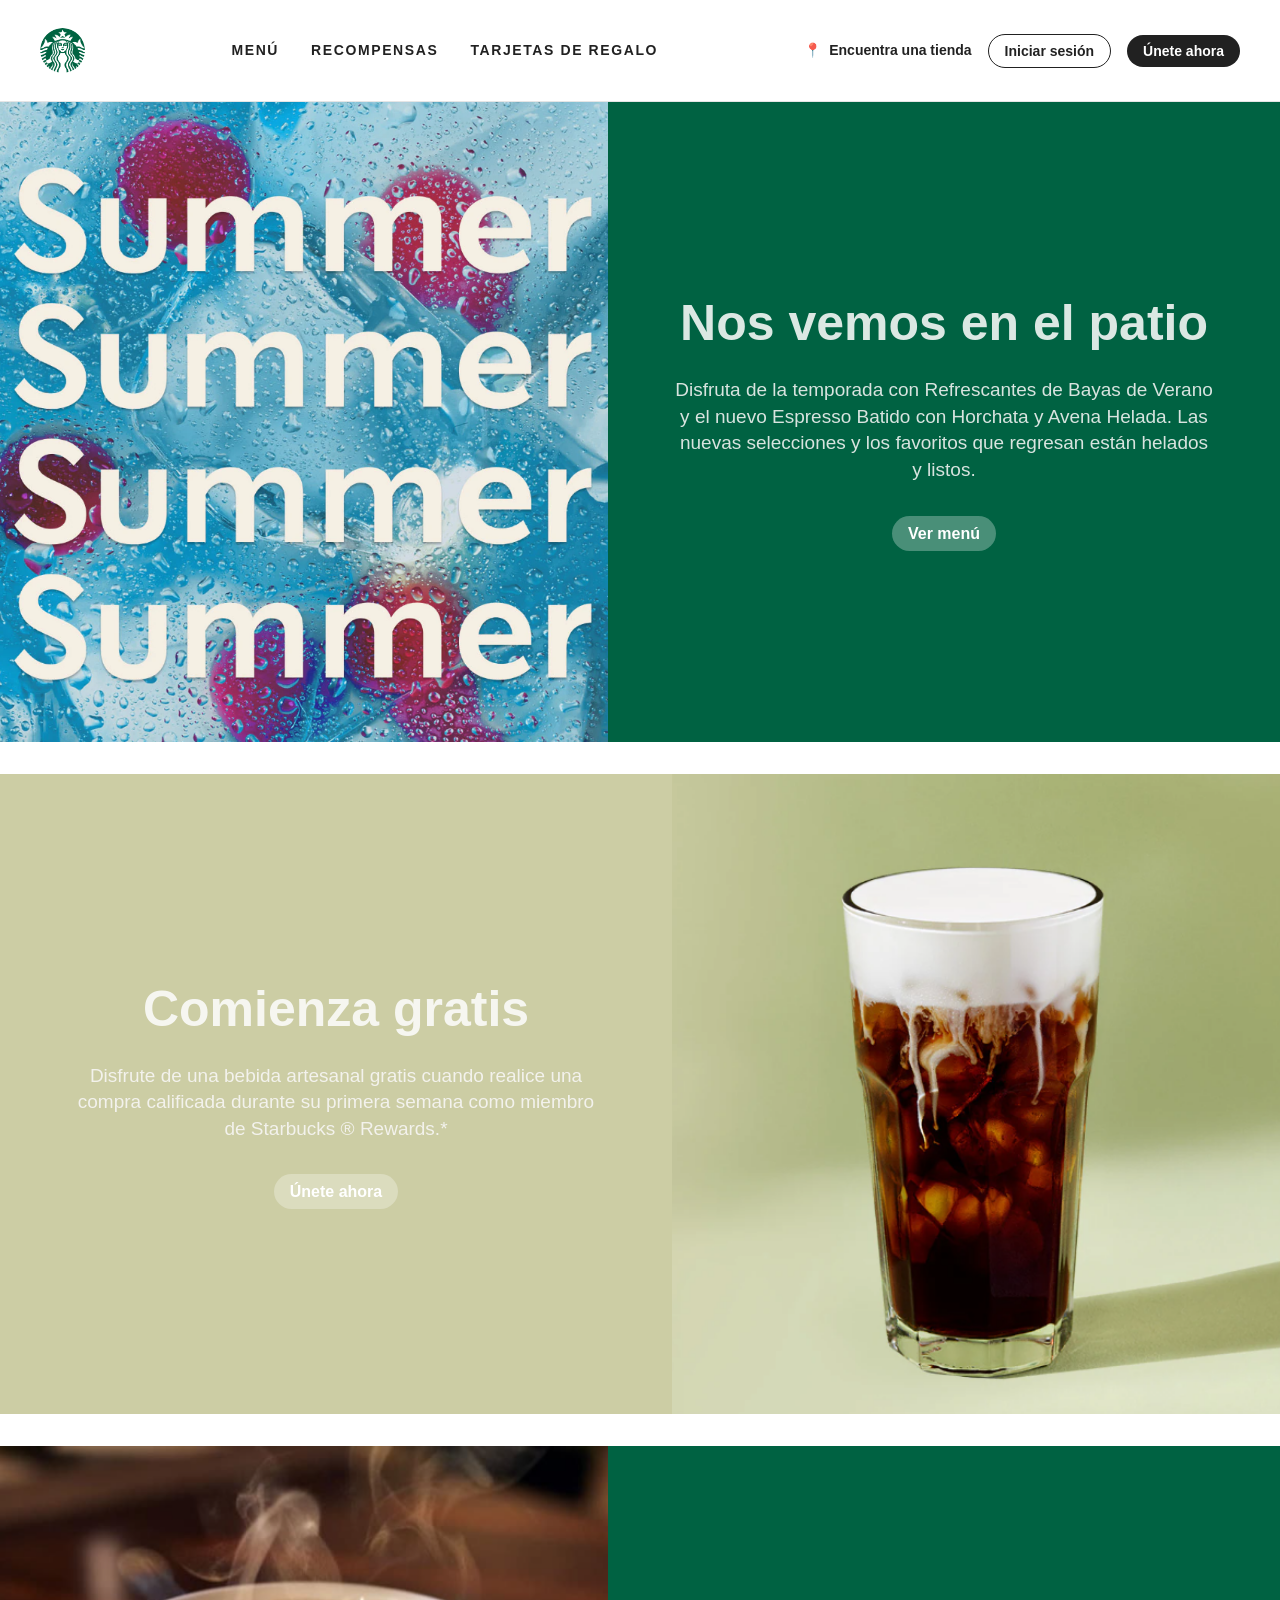
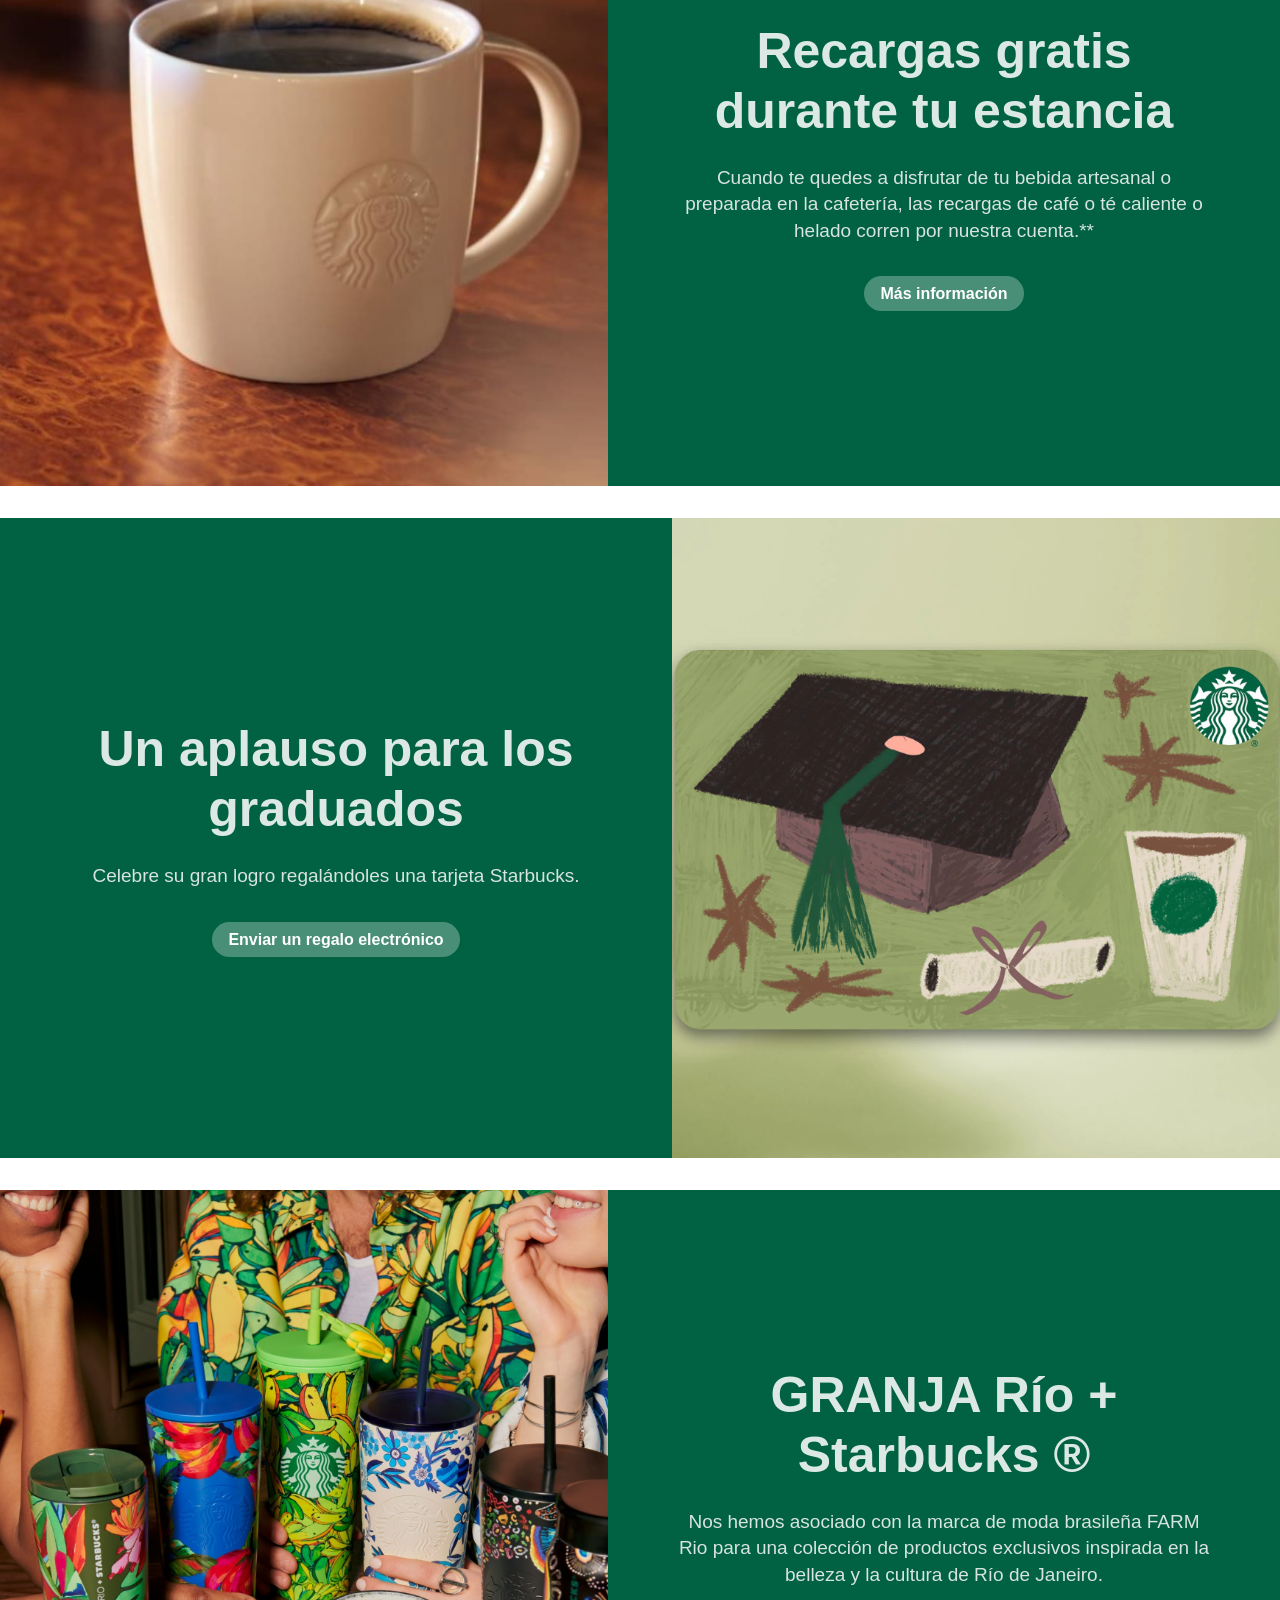
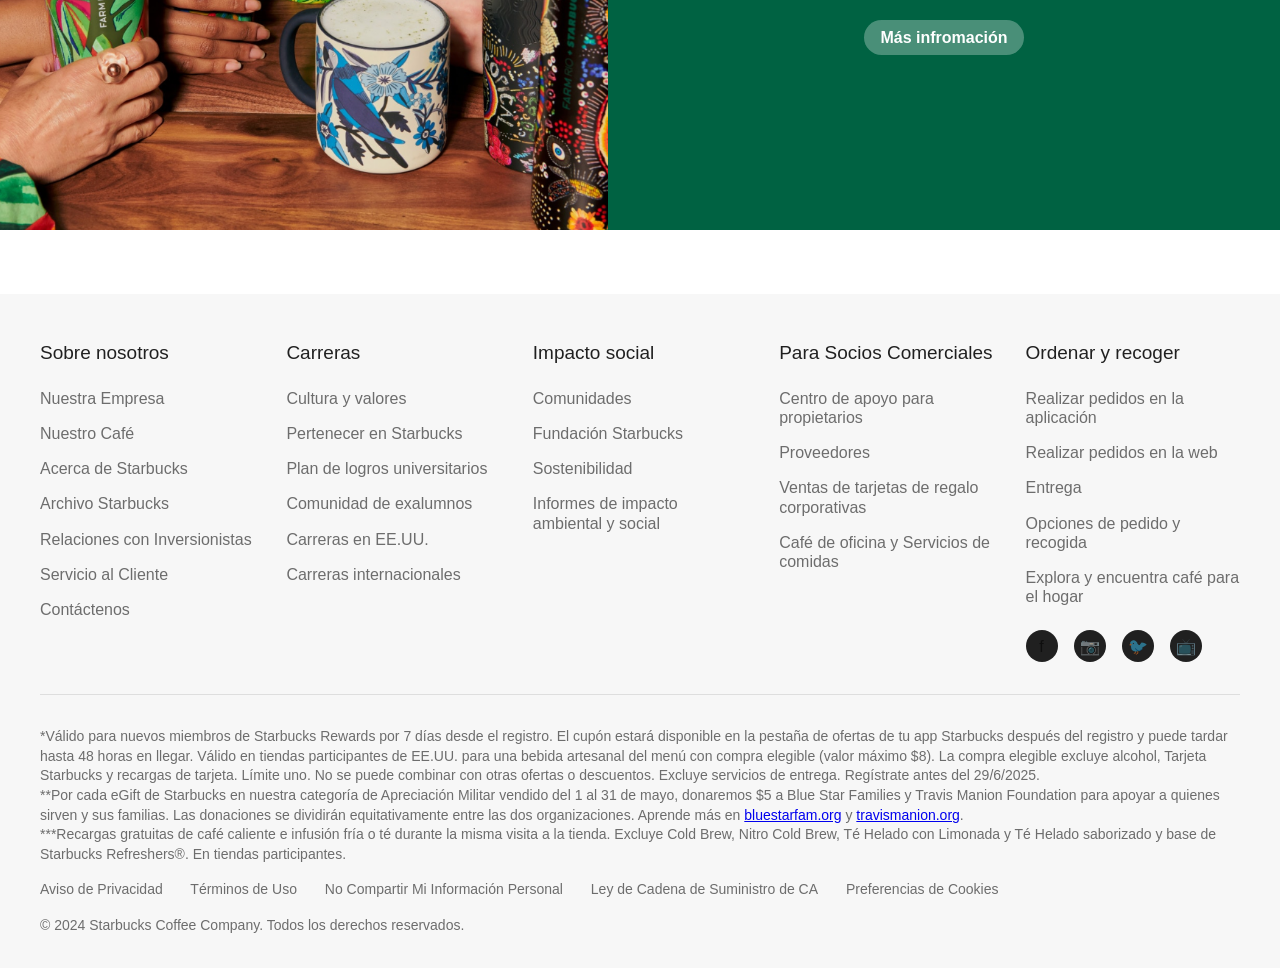
<file: starbuks/index.html>
<!DOCTYPE html>
<html lang="es">
<head>
    <meta charset="UTF-8">
    <meta name="viewport" content="width=device-width, initial-scale=1.0">
    <title>Starbucks</title>
    <link rel="stylesheet" href="styles.css">
</head>
<body>
    <!-- Encabezado -->
    <header class="header">
        
        <div class="header-container">


        <div class="logo-container">
            <div class="logo">
            <img src="imagenes/StarbucksLogo.png" alt="Logo" class="logo-img">
        </div>
</div>

            
            <nav>
                <ul class="nav-menu">
                    <li>Menú</li>
                    <li>Recompensas</li>
                    <li>Tarjetas de Regalo</li>
                </ul>
            </nav>

            <div class="header-actions">
                <a href="#" class="find-store">
                    <span>📍</span>
                    Encuentra una tienda
                </a>
                
                <div class="auth-buttons">
                    <button class="sign-in">Iniciar sesión</button>
                    <button class="join-now">Únete ahora</button>
                </div>
            </div>
        </div>
    </header>

    <!-- Contenido Principal -->
    <main class="main-content">
        <!-- Primera Tarjeta Hero -->
        <section class="hero-card">
            <div class="hero-image">
                <img src="imagenes/summer.png" alt="Bebidas de verano" class="hero-img">
            </div>

            <div class="hero-content bg-green">
                <div class="hero-text">
                    <h2 class="hero-title">Nos vemos en el patio</h2>
                    <p class="hero-description">Disfruta de la temporada con Refrescantes de Bayas de Verano y el nuevo Espresso Batido con Horchata y Avena Helada. Las nuevas selecciones y los favoritos que regresan están helados y listos.</p>
                    <a href="#" class="hero-button">Ver menú</a>
                </div>
            </div>
        </section>

        <!-- Segunda Tarjeta Hero -->
        <section class="hero-card reverse">
               <div class="hero-image">
                <img src="imagenes/vasoCafe.png" alt="vaso de Cafe" class="hero-img">
            </div>
          

            <div class="hero-content bg-cream">
                <div class="hero-text">
                    <h1 class="hero-title">Comienza gratis</h1>
                    <p class="hero-description">Disfrute de una bebida artesanal gratis cuando realice una compra calificada durante su primera semana como miembro de Starbucks ® Rewards.*</p>
                    <a href="#" class="hero-button">Únete ahora</a>
                </div>
            </div>
        </section>

        <!-- Tercera Tarjeta Hero -->
        <section class="hero-card">
             <div class="hero-image">
                <img src="imagenes/tasaCafe.png" alt="vaso de Cafe" class="hero-img">
            </div>
            <div class="hero-content bg-brown">
                <div class="hero-text">
                    <h1 class="hero-title">Recargas gratis durante tu estancia</h1>
                    <p class="hero-description">Cuando te quedes a disfrutar de tu bebida artesanal o preparada en la cafetería, las recargas de café o té caliente o helado corren por nuestra cuenta.**</p>
                    <a href="#" class="hero-button">Más información</a>
                </div>
            </div>
        </section>

         <!-- Cuarta Tarjeta Hero -->
        <section class="hero-card reverse">
               <div class="hero-image">
                <img src="imagenes/dibujosCafe.png" alt="vaso de Cafe" class="hero-img">
            </div>
          

            <div class="hero-content bg-green">
                <div class="hero-text">
                    <h1 class="hero-title">Un aplauso para los graduados</h1>
                    <p class="hero-description">Celebre su gran logro regalándoles una tarjeta Starbucks.</p>
                    <a href="#" class="hero-button">Enviar un regalo electrónico</a>
                </div>
            </div>
        </section>

            <!-- Quinta Tarjeta Hero -->
        <section class="hero-card">
             <div class="hero-image">
                <img src="imagenes/personas.png" alt="vaso de Cafe" class="hero-img">
            </div>
            <div class="hero-content bg-green">
                <div class="hero-text">
                    <h1 class="hero-title">GRANJA Río + Starbucks ®</h1>
                    <p class="hero-description">Nos hemos asociado con la marca de moda brasileña FARM Rio para una colección de productos exclusivos inspirada en la belleza y la cultura de Río de Janeiro.</p>
                    <a href="#" class="hero-button">Más infromación</a>
                </div>
            </div>
        </section>

    </main>

    <!-- Pie de página -->
    <footer class="footer">
        <div class="footer-container">
            <div class="footer-columns">
                <div class="footer-column">
                    <h3>Sobre nosotros</h3>
                    <ul>
                        <li><a href="#">Nuestra Empresa</a></li>
                        <li><a href="#">Nuestro Café</a></li>
                        <li><a href="#">Acerca de Starbucks</a></li>
                        <li><a href="#">Archivo Starbucks</a></li>
                        <li><a href="#">Relaciones con Inversionistas</a></li>
                        <li><a href="#">Servicio al Cliente</a></li>
                        <li><a href="#">Contáctenos</a></li>
                    </ul>
                </div>

                <div class="footer-column">
                    <h3>Carreras</h3>
                    <ul>
                        <li><a href="#">Cultura y valores</a></li>
                        <li><a href="#">Pertenecer en Starbucks</a></li>
                        <li><a href="#">Plan de logros universitarios</a></li>
                        <li><a href="#">Comunidad de exalumnos</a></li>
                        <li><a href="#">Carreras en EE.UU.</a></li>
                        <li><a href="#">Carreras internacionales</a></li>
                    </ul>
                </div>

                <div class="footer-column">
                    <h3>Impacto social</h3>
                    <ul>
                        <li><a href="#">Comunidades</a></li>
                        <li><a href="#">Fundación Starbucks</a></li>
                        <li><a href="#">Sostenibilidad</a></li>
                        <li><a href="#">Informes de impacto ambiental y social</a></li>
                    </ul>
                </div>

                <div class="footer-column">
                    <h3>Para Socios Comerciales</h3>
                    <ul>
                        <li><a href="#">Centro de apoyo para propietarios</a></li>
                        <li><a href="#">Proveedores</a></li>
                        <li><a href="#">Ventas de tarjetas de regalo corporativas</a></li>
                        <li><a href="#">Café de oficina y Servicios de comidas</a></li>
                    </ul>
                </div>

                <div class="footer-column">
                    <h3>Ordenar y recoger</h3>
                    <ul>
                        <li><a href="#">Realizar pedidos en la aplicación</a></li>
                        <li><a href="#">Realizar pedidos en la web</a></li>
                        <li><a href="#">Entrega</a></li>
                        <li><a href="#">Opciones de pedido y recogida</a></li>
                        <li><a href="#">Explora y encuentra café para el hogar</a></li>
                    </ul>

                    <div class="social-icons">
                        <a href="#" class="social-icon">f</a>
                        <a href="#" class="social-icon">📷</a>
                        <a href="#" class="social-icon">🐦</a>
                        <a href="#" class="social-icon">📺</a>
                    </div>
                </div>
            </div>

            <div class="footer-legal">
                <p>*Válido para nuevos miembros de Starbucks Rewards por 7 días desde el registro. El cupón estará disponible en la pestaña de ofertas de tu app Starbucks después del registro y puede tardar hasta 48 horas en llegar. Válido en tiendas participantes de EE.UU. para una bebida artesanal del menú con compra elegible (valor máximo $8). La compra elegible excluye alcohol, Tarjeta Starbucks y recargas de tarjeta. Límite uno. No se puede combinar con otras ofertas o descuentos. Excluye servicios de entrega. Regístrate antes del 29/6/2025.</p>
                
                <p>**Por cada eGift de Starbucks en nuestra categoría de Apreciación Militar vendido del 1 al 31 de mayo, donaremos $5 a Blue Star Families y Travis Manion Foundation para apoyar a quienes sirven y sus familias. Las donaciones se dividirán equitativamente entre las dos organizaciones. Aprende más en <a href="#">bluestarfam.org</a> y <a href="#">travismanion.org</a>.</p>
                
                <p>***Recargas gratuitas de café caliente e infusión fría o té durante la misma visita a la tienda. Excluye Cold Brew, Nitro Cold Brew, Té Helado con Limonada y Té Helado saborizado y base de Starbucks Refreshers®. En tiendas participantes.</p>

                <div class="legal-links">
                    <a href="#">Aviso de Privacidad</a>
                    <a href="#">Términos de Uso</a>
                    <a href="#">No Compartir Mi Información Personal</a>
                    <a href="#">Ley de Cadena de Suministro de CA</a>
                    <a href="#">Preferencias de Cookies</a>
                </div>

                <p style="margin-top: 16px;">© 2024 Starbucks Coffee Company. Todos los derechos reservados.</p>
            </div>
        </div>
    </footer>
</body>
</html>
</file>
<file: starbuks/styles.css>
/* Reset y configuración base */
* {
    margin: 0;
    padding: 0;
    box-sizing: border-box;
}

body {
    font-family: 'SoDo Sans', Helvetica, Arial, sans-serif;
    color: rgba(0, 0, 0, 0.87);
    line-height: 1.2;
}

/* Encabezado */
.header {
    background: #fff;
    border-bottom: 1px solid rgba(0, 0, 0, 0.1);
    position: sticky;
    top: 0;
    z-index: 1000;
}

.header-container {
    max-width: 1440px;
    margin: 0 auto;
    display: flex;
    align-items: center;
    justify-content: space-between;
    padding: 0 40px;
    height: 101px;
}

.logo-container {
    top: 30px;        /* Distancia desde el borde superior */
    left: 40px;       /* Distancia desde el borde izquierdo */
    width: 1.2cm;       /* Aproximadamente 1.2 centímetros */
    height: 1.2cm;
}

.logo-img {
    width: 100%;
    height: 100%;
    object-fit: cover;
    border-radius: 50%;
}


.nav-menu {
    display: flex;
    list-style: none;
    gap: 32px;
    align-items: center;
}

.nav-menu li {
    right: 30;
    font-size: 14px;
    font-weight: 600;
    letter-spacing: 1.6px;
    text-transform: uppercase;
    cursor: pointer;
    color: rgba(0, 0, 0, 0.87);
}

.nav-menu li:hover {
    color: #32462f;
}

.header-actions {
    display: flex;
    align-items: center;
    gap: 16px;
}

.find-store {
    display: flex;
    align-items: center;
    gap: 8px;
    font-size: 14px;
    font-weight: 600;
    color: rgba(0, 0, 0, 0.87);
    text-decoration: none;
}

.find-store:hover {
    color: #32462f;
}

.auth-buttons {
    display: flex;
    gap: 16px;
    align-items: center;
}

.sign-in {
    background: none;
    border: 1px solid rgba(0, 0, 0, 0.87);
    border-radius: 50px;
    padding: 8px 16px;
    font-size: 14px;
    font-weight: 600;
    color: rgba(0, 0, 0, 0.87);
    cursor: pointer;
    transition: all 0.3s ease;
}

.sign-in:hover {
    background: rgba(0, 0, 0, 0.06);
}

.join-now {
    background: rgba(0, 0, 0, 0.87);
    color: white;
    border: none;
    border-radius: 50px;
    padding: 8px 16px;
    font-size: 14px;
    font-weight: 600;
    cursor: pointer;
    transition: all 0.3s ease;
}

.join-now:hover {
    background: rgba(0, 0, 0, 0.7);
}

/* Contenido Principal */
.main-content {
    max-width: 1440px;
    margin: 0 auto;
}

/* Tarjetas Hero */
.hero-card {
    display: flex;
    min-height: 640px;
    margin-bottom: 32px;
}

.hero-card.reverse {
    flex-direction: row-reverse;
}

.hero-image {
    flex: 1;
    background-size: cover;
    background-position: center;
    background-repeat: no-repeat;
    position: relative;
    overflow: hidden;
}

.hero-img {
    width: 100%;
    height: 100%;
    object-fit: cover;
    display: block;
}

.hero-content {
    flex: 1;
    display: flex;
    align-items: center;
    justify-content: center;
    padding: 32px;
}

.hero-text {
    max-width: 540px;
    text-align: center;
}

.hero-title {
    font-size: 50px;
    font-weight: 600;
    line-height: 1.2;
    margin-bottom: 24px;
    color: rgba(251, 251, 251, 0.87);
}

.hero-description {
    font-size: 19px;
    line-height: 1.4;
    margin-bottom: 32px;
    color: rgba(248, 247, 247, 0.87);
}

.hero-button {
    background: rgba(255, 255, 255, 0.285);
    color: white;
    border: rgba(255, 255, 255, 0.384);;
    border-radius: 50px;
    padding: 8px 16px;
    font-size: 16px;
    font-weight: 600;
    cursor: pointer;
    text-decoration: none;
    display: inline-block;
    transition: all 0.3s ease;
}

.hero-button:hover {
    background: rgba(0, 0, 0, 0.7);
}

/* Colores de fondo para diferentes secciones */
.bg-green {
    background-color: #32462f;
}

.bg-cream {
    background-color: #cccda4;
}

.bg-brown {
    background-color: #006242;
}

.bg-green {
    background-color: #32462f;
}

.bg-green {
    background-color: #006242;
}

/* Pie de página */
.footer {
    background: #f7f7f7;
    padding: 48px 0 32px;
    margin-top: 64px;
}

.footer-container {
    max-width: 1440px;
    margin: 0 auto;
    padding: 0 40px;
}

.footer-columns {
    display: grid;
    grid-template-columns: repeat(5, 1fr);
    gap: 32px;
    margin-bottom: 32px;
}

.footer-column h3 {
    font-size: 19px;
    font-weight: 400;
    margin-bottom: 24px;
    color: rgba(0, 0, 0, 0.87);
}

.footer-column ul {
    list-style: none;
}

.footer-column li {
    margin-bottom: 16px;
}

.footer-column a {
    color: rgba(0, 0, 0, 0.56);
    text-decoration: none;
    font-size: 16px;
}

.footer-column a:hover {
    color: rgba(0, 0, 0, 0.87);
}

.social-icons {
    display: flex;
    gap: 16px;
    margin-top: 24px;
}

.social-icon {
    width: 32px;
    height: 32px;
    background: rgba(0, 0, 0, 0.87);
    border-radius: 50%;
    display: flex;
    align-items: center;
    justify-content: center;
    color: white;
    text-decoration: none;
}

.footer-legal {
    border-top: 1px solid rgba(0, 0, 0, 0.1);
    padding-top: 32px;
    font-size: 14px;
    color: rgba(0, 0, 0, 0.56);
    line-height: 1.4;
}

.legal-links {
    margin-top: 16px;
}

.legal-links a {
    color: rgba(0, 0, 0, 0.56);
    text-decoration: none;
    margin-right: 24px;
}

.legal-links a:hover {
    color: rgba(0, 0, 0, 0.87);
}

/* Diseño Responsivo */
@media (max-width: 768px) {
    .hero-card {
        flex-direction: column !important;
        min-height: auto;
    }

    .hero-title {
        font-size: 28px;
    }

    .hero-description {
        font-size: 16px;
    }

    .nav-menu {
        display: none;
    }

    .header-container {
        padding: 0 16px;
    }

    .footer-columns {
        grid-template-columns: 1fr;
        gap: 24px;
    }
}
</file>
